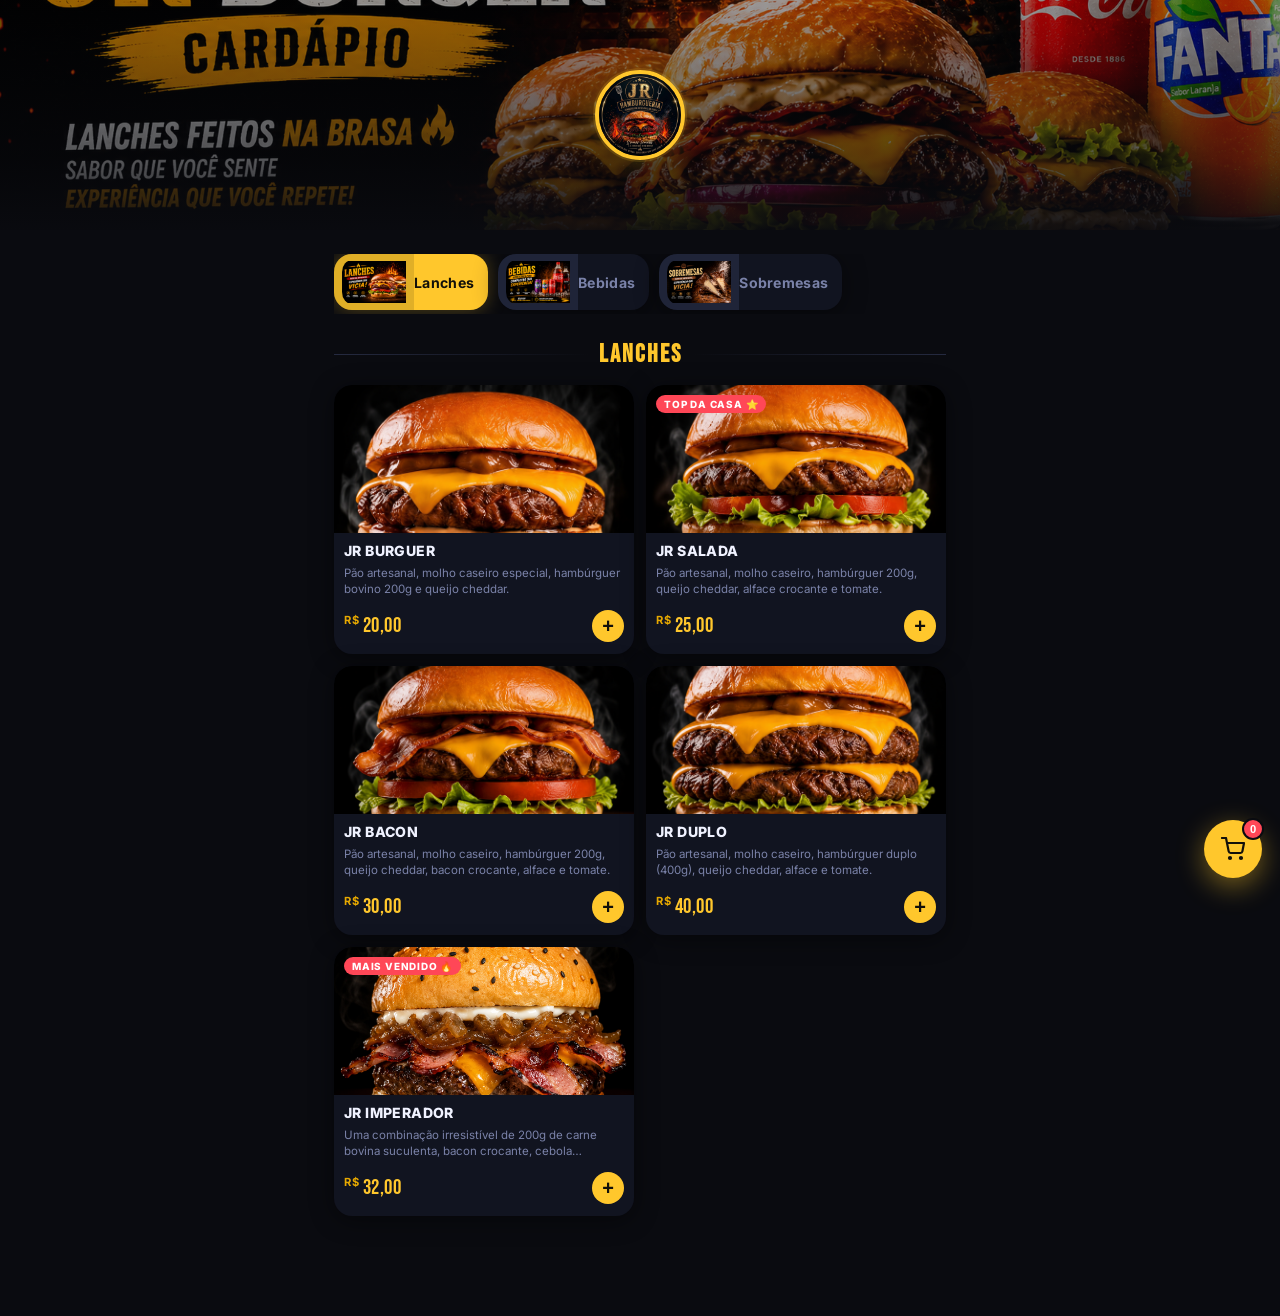
<file: index.html>
<!DOCTYPE html>
<html lang="pt-BR">
<head>
  <meta charset="UTF-8" />
  <meta name="viewport" content="width=device-width, initial-scale=1.0" />
  <title>JR Burguer — Cardápio</title>
  <link rel="stylesheet" href="style.css" />
  <link href="https://fonts.googleapis.com/css2?family=Bebas+Neue&family=Inter:wght@400;500;600;700;800;900&display=swap" rel="stylesheet" />
</head>
<body>

  <!-- ===== HERO / CAPA ===== -->
  <section class="hero">
    <img id="bannerImage" class="hero__bg" alt="Banner JR Burguer" />
    <div class="hero__overlay"></div>
    <div class="hero__profile">
      <img id="profileLogo" class="hero__logo" alt="Logo JR Burguer" />
    </div>
  </section>

  <!-- ===== APP SHELL ===== -->
  <main class="app">

    <!-- CATEGORIAS -->
    <nav class="cats" aria-label="Categorias">
      <button class="cat-btn active" data-category="burgers">
        <img src="categorias%20hamburgueres.png" alt="" />
        <span>Lanches</span>
      </button>
      <button class="cat-btn" data-category="drinks">
        <img src="categoria%20bebidas.png" alt="" />
        <span>Bebidas</span>
      </button>
      <button class="cat-btn" data-category="desserts">
        <img src="categoria%20sobremesa.png" alt="" />
        <span>Sobremesas</span>
      </button>
    </nav>

    <!-- SEÇÃO HAMBÚRGUERES -->
    <section id="burgersSection" class="menu-section">
      <h2 class="section-title">
        <span class="section-title__line"></span>
        Lanches
        <span class="section-title__line"></span>
      </h2>
      <div class="grid" id="burgersGrid"></div>
    </section>

    <!-- SEÇÃO BEBIDAS -->
    <section id="drinksSection" class="menu-section is-hidden">
      <h2 class="section-title">
        <span class="section-title__line"></span>
        Bebidas
        <span class="section-title__line"></span>
      </h2>
      <div class="drinks-list" id="drinksGrid"></div>
    </section>

    <!-- SEÇÃO SOBREMESAS -->
    <section id="dessertsSection" class="menu-section is-hidden">
      <h2 class="section-title">
        <span class="section-title__line"></span>
        Sobremesas
        <span class="section-title__line"></span>
      </h2>
      <div class="desserts-list" id="dessertsGrid"></div>
    </section>

  </main>

  <!-- ===== MODAL DO PRODUTO ===== -->
  <div class="modal-overlay" id="productModal" role="dialog" aria-modal="true">
    <div class="modal-backdrop" id="modalBackdrop"></div>

    <article class="modal">
      <!-- Handle de arraste -->
      <div class="modal__handle"></div>

      <!-- Fechar -->
      <button class="modal__close" id="modalClose" aria-label="Fechar">✕</button>

      <!-- Categoria (topo) -->
      <p class="modal__category" id="modalCategory"></p>

      <!-- Nome do produto -->
      <h3 class="modal__name" id="modalName"></h3>

      <!-- Scroll de produtos (carrossel) -->
      <div class="modal__carousel" id="modalCarousel">
        <!-- itens injetados via JS -->
      </div>
      <!-- Dots indicadores -->
      <div class="modal__dots" id="modalDots"></div>

      <!-- Preço -->
      <p class="modal__price" id="modalPrice"></p>

      <!-- Adicionais (hambúrgueres) -->
      <div class="modal__extras is-hidden" id="modalExtras">
        <p class="modal__extras-title">Adicionais</p>
        <div class="modal__extras-list" id="modalExtrasList"></div>
      </div>

      <!-- Controle de quantidade -->
      <div class="modal__qty-row">
        <button class="modal__qty-btn" id="modalQtyMinus">−</button>
        <span class="modal__qty-val" id="modalQtyVal">1</span>
        <button class="modal__qty-btn" id="modalQtyPlus">+</button>
      </div>

      <!-- Botão adicionar -->
      <button class="modal__add-btn" id="modalAdd">
        <span id="modalAddLabel">Adicionar ao pedido</span>
        <span class="modal__add-total" id="modalAddTotal"></span>
      </button>
    </article>
  </div>

  <!-- ===== FAB CARRINHO ===== -->
  <button class="fab" id="cartFab" aria-label="Abrir carrinho">
    <svg width="24" height="24" viewBox="0 0 24 24" fill="none" stroke="currentColor" stroke-width="2.2" stroke-linecap="round" stroke-linejoin="round"><circle cx="9" cy="21" r="1"/><circle cx="20" cy="21" r="1"/><path d="M1 1h4l2.68 13.39a2 2 0 0 0 2 1.61h9.72a2 2 0 0 0 2-1.61L23 6H6"/></svg>
    <span class="fab__badge" id="cartBadge">0</span>
  </button>

  <!-- ===== PAINEL CARRINHO ===== -->
  <div class="cart-overlay" id="cartOverlay">
    <aside class="cart-panel">
      <div class="cart-panel__header">
        <div>
          <h4>Seu Pedido</h4>
          <p class="cart-panel__sub" id="cartItemCount">0 itens</p>
        </div>
        <button class="cart-panel__close" id="cartClose">✕</button>
      </div>

      <ul class="cart-list" id="cartList"></ul>

      <div class="cart-empty" id="cartEmpty">
        <span>🛒</span>
        <p>Seu carrinho está vazio</p>
        <small>Adicione itens do cardápio</small>
      </div>

      <div class="cart-panel__footer" id="cartFooter">
        <div class="cart-panel__total-row">
          <span>Subtotal</span>
          <strong id="cartTotal">R$ 0,00</strong>
        </div>
        <div class="cart-delivery-notice">
          🛵 Taxa de entrega a combinar com o atendente
        </div>
        <button class="btn-whatsapp" id="cartCheckout">
          <svg width="20" height="20" viewBox="0 0 24 24" fill="currentColor"><path d="M17.472 14.382c-.297-.149-1.758-.867-2.03-.967-.273-.099-.471-.148-.67.15-.197.297-.767.966-.94 1.164-.173.199-.347.223-.644.075-.297-.15-1.255-.463-2.39-1.475-.883-.788-1.48-1.761-1.653-2.059-.173-.297-.018-.458.13-.606.134-.133.298-.347.446-.52.149-.174.198-.298.298-.497.099-.198.05-.371-.025-.52-.075-.149-.669-1.612-.916-2.207-.242-.579-.487-.5-.669-.51-.173-.008-.371-.01-.57-.01-.198 0-.52.074-.792.372-.272.297-1.04 1.016-1.04 2.479 0 1.462 1.065 2.875 1.213 3.074.149.198 2.096 3.2 5.077 4.487.709.306 1.262.489 1.694.625.712.227 1.36.195 1.871.118.571-.085 1.758-.719 2.006-1.413.248-.694.248-1.289.173-1.413-.074-.124-.272-.198-.57-.347z"/><path d="M12 0C5.373 0 0 5.373 0 12c0 2.125.554 4.12 1.524 5.855L0 24l6.335-1.502A11.95 11.95 0 0 0 12 24c6.627 0 12-5.373 12-12S18.627 0 12 0zm0 21.818a9.818 9.818 0 0 1-5.006-1.37l-.36-.214-3.727.883.939-3.619-.235-.372A9.818 9.818 0 1 1 12 21.818z"/></svg>
          Finalizar no WhatsApp
        </button>
      </div>
    </aside>
  </div>

  <!-- ===== MODAL DE ENDEREÇO ===== -->
  <div class="addr-overlay" id="addrOverlay">
    <div class="addr-modal">
      <h3 class="addr-modal__title">📍 Endereço de Entrega</h3>
      <p class="addr-modal__sub">Informe seu endereço para finalizarmos o pedido</p>

      <div class="addr-field">
        <label for="addrName">Seu nome</label>
        <input type="text" id="addrName" placeholder="Ex: João Silva" autocomplete="name" />
      </div>
      <div class="addr-field">
        <label for="addrStreet">Rua e número</label>
        <input type="text" id="addrStreet" placeholder="Ex: Rua das Flores, 123" autocomplete="street-address" />
      </div>
      <div class="addr-field">
        <label for="addrNeighborhood">Bairro</label>
        <input type="text" id="addrNeighborhood" placeholder="Ex: Centro" />
      </div>
      <div class="addr-field">
        <label for="addrPayment">Forma de pagamento</label>
        <select id="addrPayment">
          <option value="">Selecione</option>
          <option value="pix">Pix</option>
          <option value="dinheiro">Dinheiro</option>
          <option value="cartao">Cartão</option>
        </select>
      </div>
      <div class="addr-field is-hidden" id="addrCashChangeField">
        <label for="addrCashChange">Troco para quanto? <span>(opcional)</span></label>
        <input type="text" id="addrCashChange" placeholder="Ex: 50,00" />
      </div>
      <div class="addr-field">
        <label for="addrRef">Ponto de referência <span>(opcional)</span></label>
        <input type="text" id="addrRef" placeholder="Ex: Próximo ao mercado X" />
      </div>

      <div class="addr-modal__actions">
        <button class="addr-btn addr-btn--cancel" id="addrCancel">Cancelar</button>
        <button class="addr-btn addr-btn--confirm" id="addrConfirm">
          <svg width="18" height="18" viewBox="0 0 24 24" fill="currentColor"><path d="M17.472 14.382c-.297-.149-1.758-.867-2.03-.967-.273-.099-.471-.148-.67.15-.197.297-.767.966-.94 1.164-.173.199-.347.223-.644.075-.297-.15-1.255-.463-2.39-1.475-.883-.788-1.48-1.761-1.653-2.059-.173-.297-.018-.458.13-.606.134-.133.298-.347.446-.52.149-.174.198-.298.298-.497.099-.198.05-.371-.025-.52-.075-.149-.669-1.612-.916-2.207-.242-.579-.487-.5-.669-.51-.173-.008-.371-.01-.57-.01-.198 0-.52.074-.792.372-.272.297-1.04 1.016-1.04 2.479 0 1.462 1.065 2.875 1.213 3.074.149.198 2.096 3.2 5.077 4.487.709.306 1.262.489 1.694.625.712.227 1.36.195 1.871.118.571-.085 1.758-.719 2.006-1.413.248-.694.248-1.289.173-1.413-.074-.124-.272-.198-.57-.347z"/><path d="M12 0C5.373 0 0 5.373 0 12c0 2.125.554 4.12 1.524 5.855L0 24l6.335-1.502A11.95 11.95 0 0 0 12 24c6.627 0 12-5.373 12-12S18.627 0 12 0zm0 21.818a9.818 9.818 0 0 1-5.006-1.37l-.36-.214-3.727.883.939-3.619-.235-.372A9.818 9.818 0 1 1 12 21.818z"/></svg>
          Enviar no WhatsApp
        </button>
      </div>
    </div>
  </div>

  <!-- ===== TOAST ===== -->
  <div class="toast" id="toast"></div>

  <script src="script.js"></script>
</body>
</html>
</file>
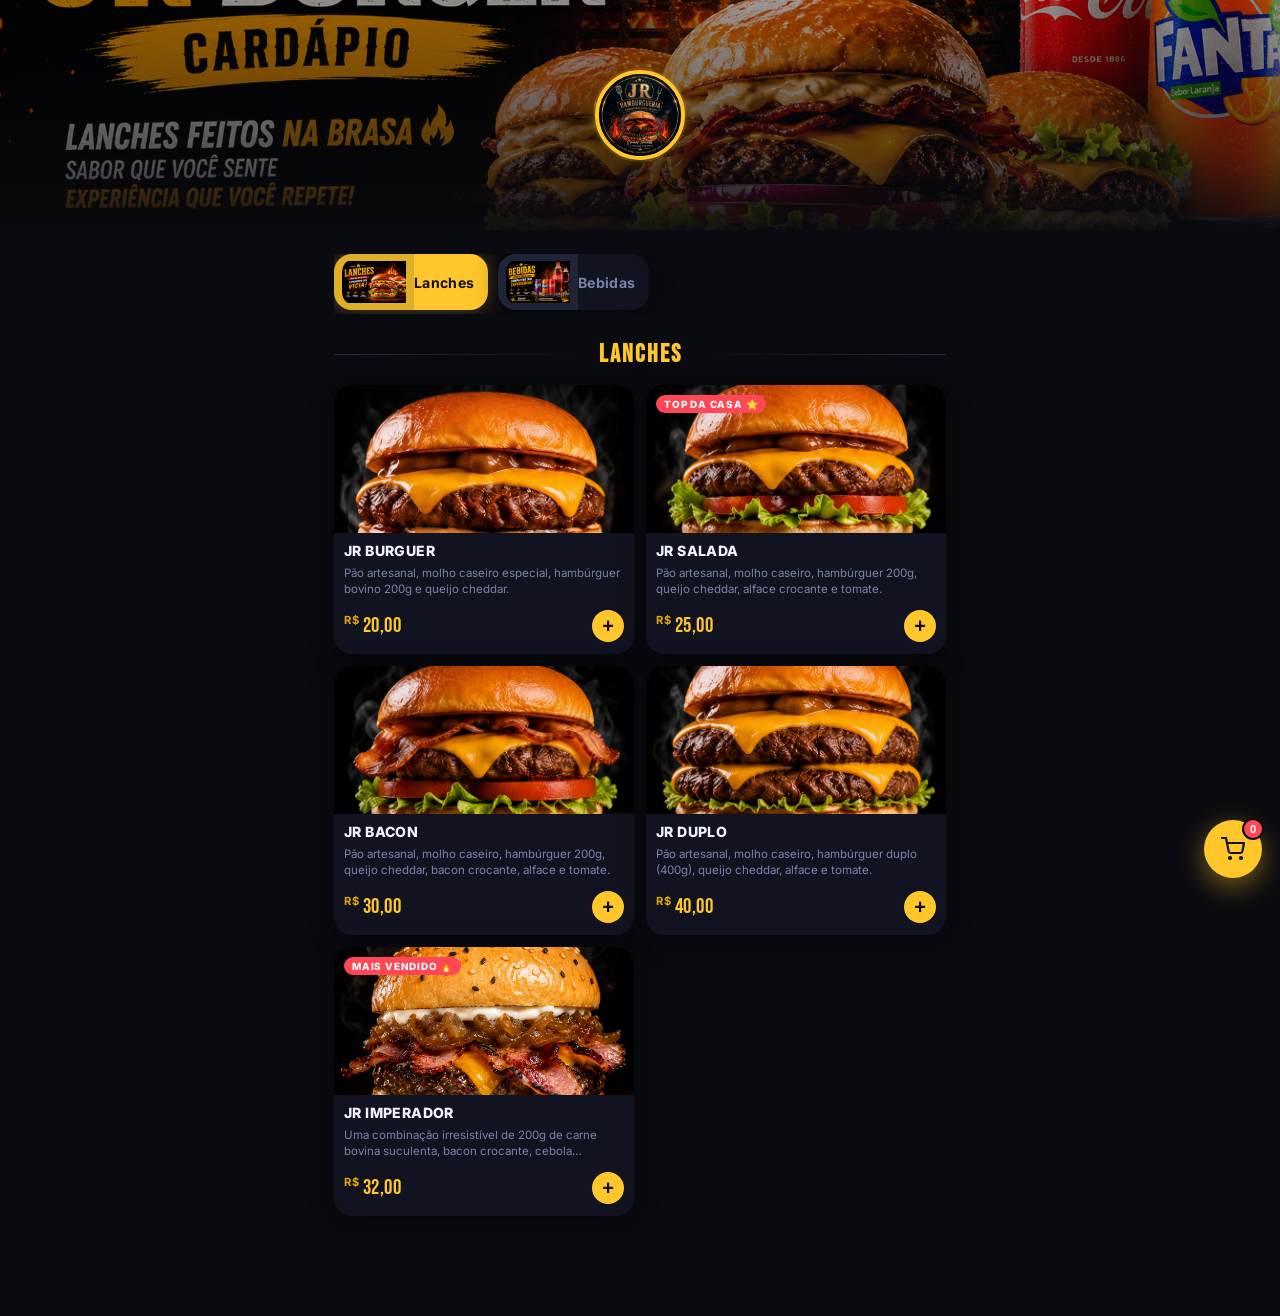
<file: index (1).html>
<!DOCTYPE html>
<html lang="pt-BR">
<head>
  <meta charset="UTF-8" />
  <meta name="viewport" content="width=device-width, initial-scale=1.0" />
  <title>JR Burguer — Cardápio</title>
  <link rel="stylesheet" href="style.css" />
  <link href="https://fonts.googleapis.com/css2?family=Bebas+Neue&family=Inter:wght@400;500;600;700;800;900&display=swap" rel="stylesheet" />
</head>
<body>

  <!-- ===== HERO / CAPA ===== -->
  <section class="hero">
    <img id="bannerImage" class="hero__bg" alt="Banner JR Burguer" />
    <div class="hero__overlay"></div>
    <div class="hero__profile">
      <img id="profileLogo" class="hero__logo" alt="Logo JR Burguer" />
    </div>
  </section>

  <!-- ===== APP SHELL ===== -->
  <main class="app">

    <!-- CATEGORIAS -->
    <nav class="cats" aria-label="Categorias">
      <button class="cat-btn active" data-category="burgers">
        <img src="categorias%20hamburgueres.png" alt="" />
        <span>Lanches</span>
      </button>
      <button class="cat-btn" data-category="drinks">
        <img src="categoria%20bebidas.png" alt="" />
        <span>Bebidas</span>
      </button>
    </nav>

    <!-- SEÇÃO HAMBÚRGUERES -->
    <section id="burgersSection" class="menu-section">
      <h2 class="section-title">
        <span class="section-title__line"></span>
        Lanches
        <span class="section-title__line"></span>
      </h2>
      <div class="grid" id="burgersGrid"></div>
    </section>

    <!-- SEÇÃO BEBIDAS -->
    <section id="drinksSection" class="menu-section is-hidden">
      <h2 class="section-title">
        <span class="section-title__line"></span>
        Bebidas
        <span class="section-title__line"></span>
      </h2>
      <div class="drinks-list" id="drinksGrid"></div>
    </section>

  </main>

  <!-- ===== MODAL DO PRODUTO ===== -->
  <div class="modal-overlay" id="productModal" role="dialog" aria-modal="true">
    <div class="modal-backdrop" id="modalBackdrop"></div>

    <article class="modal">
      <!-- Handle de arraste -->
      <div class="modal__handle"></div>

      <!-- Fechar -->
      <button class="modal__close" id="modalClose" aria-label="Fechar">✕</button>

      <!-- Categoria (topo) -->
      <p class="modal__category" id="modalCategory"></p>

      <!-- Nome do produto -->
      <h3 class="modal__name" id="modalName"></h3>

      <!-- Scroll de produtos (carrossel) -->
      <div class="modal__carousel" id="modalCarousel">
        <!-- itens injetados via JS -->
      </div>
      <!-- Dots indicadores -->
      <div class="modal__dots" id="modalDots"></div>

      <!-- Preço -->
      <p class="modal__price" id="modalPrice"></p>

      <!-- Controle de quantidade -->
      <div class="modal__qty-row">
        <button class="modal__qty-btn" id="modalQtyMinus">−</button>
        <span class="modal__qty-val" id="modalQtyVal">1</span>
        <button class="modal__qty-btn" id="modalQtyPlus">+</button>
      </div>

      <!-- Botão adicionar -->
      <button class="modal__add-btn" id="modalAdd">
        <span id="modalAddLabel">Adicionar ao pedido</span>
        <span class="modal__add-total" id="modalAddTotal"></span>
      </button>
    </article>
  </div>

  <!-- ===== FAB CARRINHO ===== -->
  <button class="fab" id="cartFab" aria-label="Abrir carrinho">
    <svg width="24" height="24" viewBox="0 0 24 24" fill="none" stroke="currentColor" stroke-width="2.2" stroke-linecap="round" stroke-linejoin="round"><circle cx="9" cy="21" r="1"/><circle cx="20" cy="21" r="1"/><path d="M1 1h4l2.68 13.39a2 2 0 0 0 2 1.61h9.72a2 2 0 0 0 2-1.61L23 6H6"/></svg>
    <span class="fab__badge" id="cartBadge">0</span>
  </button>

  <!-- ===== PAINEL CARRINHO ===== -->
  <div class="cart-overlay" id="cartOverlay">
    <aside class="cart-panel">
      <div class="cart-panel__header">
        <div>
          <h4>Seu Pedido</h4>
          <p class="cart-panel__sub" id="cartItemCount">0 itens</p>
        </div>
        <button class="cart-panel__close" id="cartClose">✕</button>
      </div>

      <ul class="cart-list" id="cartList"></ul>

      <div class="cart-empty" id="cartEmpty">
        <span>🛒</span>
        <p>Seu carrinho está vazio</p>
        <small>Adicione itens do cardápio</small>
      </div>

      <div class="cart-panel__footer" id="cartFooter">
        <div class="cart-panel__total-row">
          <span>Subtotal</span>
          <strong id="cartTotal">R$ 0,00</strong>
        </div>
        <div class="cart-delivery-notice">
          🛵 Taxa de entrega a combinar com o atendente
        </div>
        <button class="btn-whatsapp" id="cartCheckout">
          <svg width="20" height="20" viewBox="0 0 24 24" fill="currentColor"><path d="M17.472 14.382c-.297-.149-1.758-.867-2.03-.967-.273-.099-.471-.148-.67.15-.197.297-.767.966-.94 1.164-.173.199-.347.223-.644.075-.297-.15-1.255-.463-2.39-1.475-.883-.788-1.48-1.761-1.653-2.059-.173-.297-.018-.458.13-.606.134-.133.298-.347.446-.52.149-.174.198-.298.298-.497.099-.198.05-.371-.025-.52-.075-.149-.669-1.612-.916-2.207-.242-.579-.487-.5-.669-.51-.173-.008-.371-.01-.57-.01-.198 0-.52.074-.792.372-.272.297-1.04 1.016-1.04 2.479 0 1.462 1.065 2.875 1.213 3.074.149.198 2.096 3.2 5.077 4.487.709.306 1.262.489 1.694.625.712.227 1.36.195 1.871.118.571-.085 1.758-.719 2.006-1.413.248-.694.248-1.289.173-1.413-.074-.124-.272-.198-.57-.347z"/><path d="M12 0C5.373 0 0 5.373 0 12c0 2.125.554 4.12 1.524 5.855L0 24l6.335-1.502A11.95 11.95 0 0 0 12 24c6.627 0 12-5.373 12-12S18.627 0 12 0zm0 21.818a9.818 9.818 0 0 1-5.006-1.37l-.36-.214-3.727.883.939-3.619-.235-.372A9.818 9.818 0 1 1 12 21.818z"/></svg>
          Finalizar no WhatsApp
        </button>
      </div>
    </aside>
  </div>

  <!-- ===== MODAL DE ENDEREÇO ===== -->
  <div class="addr-overlay" id="addrOverlay">
    <div class="addr-modal">
      <h3 class="addr-modal__title">📍 Endereço de Entrega</h3>
      <p class="addr-modal__sub">Informe seu endereço para finalizarmos o pedido</p>

      <div class="addr-field">
        <label for="addrName">Seu nome</label>
        <input type="text" id="addrName" placeholder="Ex: João Silva" autocomplete="name" />
      </div>
      <div class="addr-field">
        <label for="addrStreet">Rua e número</label>
        <input type="text" id="addrStreet" placeholder="Ex: Rua das Flores, 123" autocomplete="street-address" />
      </div>
      <div class="addr-field">
        <label for="addrNeighborhood">Bairro</label>
        <input type="text" id="addrNeighborhood" placeholder="Ex: Centro" />
      </div>
      <div class="addr-field">
        <label for="addrRef">Ponto de referência <span>(opcional)</span></label>
        <input type="text" id="addrRef" placeholder="Ex: Próximo ao mercado X" />
      </div>

      <div class="addr-modal__actions">
        <button class="addr-btn addr-btn--cancel" id="addrCancel">Cancelar</button>
        <button class="addr-btn addr-btn--confirm" id="addrConfirm">
          <svg width="18" height="18" viewBox="0 0 24 24" fill="currentColor"><path d="M17.472 14.382c-.297-.149-1.758-.867-2.03-.967-.273-.099-.471-.148-.67.15-.197.297-.767.966-.94 1.164-.173.199-.347.223-.644.075-.297-.15-1.255-.463-2.39-1.475-.883-.788-1.48-1.761-1.653-2.059-.173-.297-.018-.458.13-.606.134-.133.298-.347.446-.52.149-.174.198-.298.298-.497.099-.198.05-.371-.025-.52-.075-.149-.669-1.612-.916-2.207-.242-.579-.487-.5-.669-.51-.173-.008-.371-.01-.57-.01-.198 0-.52.074-.792.372-.272.297-1.04 1.016-1.04 2.479 0 1.462 1.065 2.875 1.213 3.074.149.198 2.096 3.2 5.077 4.487.709.306 1.262.489 1.694.625.712.227 1.36.195 1.871.118.571-.085 1.758-.719 2.006-1.413.248-.694.248-1.289.173-1.413-.074-.124-.272-.198-.57-.347z"/><path d="M12 0C5.373 0 0 5.373 0 12c0 2.125.554 4.12 1.524 5.855L0 24l6.335-1.502A11.95 11.95 0 0 0 12 24c6.627 0 12-5.373 12-12S18.627 0 12 0zm0 21.818a9.818 9.818 0 0 1-5.006-1.37l-.36-.214-3.727.883.939-3.619-.235-.372A9.818 9.818 0 1 1 12 21.818z"/></svg>
          Enviar no WhatsApp
        </button>
      </div>
    </div>
  </div>

  <!-- ===== TOAST ===== -->
  <div class="toast" id="toast"></div>

  <script src="script.js"></script>
</body>
</html>
</file>
<file: style.css>
/* ================================================
   JR BURGUER — PREMIUM UI
   Dark · Amarelo · Mobile-first
   ================================================ */

/* ---------- RESET & TOKENS ---------- */
*, *::before, *::after {
  box-sizing: border-box;
  margin: 0;
  padding: 0;
  -webkit-tap-highlight-color: transparent;
}

:root {
  --bg:        #0a0b10;
  --surface:   #111420;
  --surface-2: #181c2e;
  --surface-3: #1f2438;
  --line:      #252a40;
  --text:      #f0f2ff;
  --muted:     #7a82a8;
  --gold:      #ffc72c;
  --gold-dark: #e6a800;
  --gold-glow: rgba(255,199,44,0.25);
  --red:       #ff4757;
  --green:     #25d366;
  --radius-sm: 12px;
  --radius:    18px;
  --radius-lg: 24px;
  --shadow-card: 0 4px 24px rgba(0,0,0,0.45);
  --shadow-gold: 0 0 20px rgba(255,199,44,0.3);
  --transition: 0.22s cubic-bezier(0.4,0,0.2,1);
}

html { scroll-behavior: smooth; }

body {
  background: var(--bg);
  color: var(--text);
  font-family: "Inter", sans-serif;
  font-size: 15px;
  min-height: 100vh;
  overflow-x: hidden;
}

/* ---------- HERO / CAPA ---------- */
.hero {
  position: relative;
  width: 100%;
  height: 230px;
  overflow: hidden;
}

.hero__bg {
  width: 100%;
  height: 100%;
  object-fit: cover;
  display: block;
  filter: brightness(0.72) saturate(1.1);
  transform: scale(1.02);
}

.hero__overlay {
  position: absolute;
  inset: 0;
  background: linear-gradient(
    to bottom,
    rgba(10,11,16,0.15) 0%,
    rgba(10,11,16,0.55) 70%,
    rgba(10,11,16,0.92) 100%
  );
}

.hero__profile {
  position: absolute;
  top: 50%;
  left: 50%;
  transform: translate(-50%, -50%);
  z-index: 10;
}

.hero__logo {
  width: 90px;
  height: 90px;
  border-radius: 50%;
  object-fit: cover;
  border: 4px solid var(--gold);
  box-shadow:
    0 0 0 2px rgba(255,199,44,0.15),
    0 0 28px rgba(255,199,44,0.35),
    0 8px 24px rgba(0,0,0,0.6);
  display: block;
}

/* ---------- APP SHELL ---------- */
.app {
  width: min(100%, 640px);
  margin: 0 auto;
  padding: 24px 14px 100px;
}

/* ---------- CATEGORIAS ---------- */
.cats {
  display: flex;
  gap: 10px;
  margin-bottom: 26px;
  overflow-x: auto;
  scroll-snap-type: x mandatory;
  -webkit-overflow-scrolling: touch;
  scrollbar-width: none;
  padding-bottom: 4px;
}

.cats::-webkit-scrollbar {
  display: none;
}

.cat-btn {
  display: flex;
  align-items: center;
  gap: 0;
  border: none;
  border-radius: var(--radius);
  scroll-snap-align: start;
  flex-shrink: 0;
  background: var(--surface);
  color: var(--muted);
  font-family: "Inter", sans-serif;
  font-size: 0.88rem;
  font-weight: 700;
  cursor: pointer;
  overflow: hidden;
  min-height: 56px;
  padding: 0 14px 0 0;
  transition: background var(--transition), color var(--transition), box-shadow var(--transition);
  box-shadow: var(--shadow-card);
}

.cat-btn img {
  width: 80px;
  height: 100%;
  min-height: 56px;
  object-fit: contain;
  object-position: center;
  background: var(--surface-3);
  border-radius: var(--radius) 0 0 var(--radius);
  padding: 6px 8px;
  flex-shrink: 0;
}

.cat-btn span {
  flex: 1;
  text-align: center;
  letter-spacing: 0.3px;
}

.cat-btn.active {
  background: var(--gold);
  color: #12100a;
  box-shadow: var(--shadow-gold);
}

.cat-btn.active img {
  background: rgba(0,0,0,0.12);
}

/* ---------- SECTION TITLE ---------- */
.section-title {
  display: flex;
  align-items: center;
  gap: 10px;
  font-family: "Bebas Neue", sans-serif;
  font-size: 1.55rem;
  letter-spacing: 2px;
  color: var(--gold);
  margin-bottom: 16px;
}

.section-title__line {
  flex: 1;
  height: 1px;
  background: linear-gradient(to right, transparent, var(--line));
}

.section-title__line:first-child {
  background: linear-gradient(to left, transparent, var(--line));
}

.menu-section.is-hidden { display: none; }

/* ---------- GRID HAMBÚRGUERES ---------- */
.grid {
  display: grid;
  grid-template-columns: repeat(2, 1fr);
  gap: 12px;
}

/* ---------- CARD PRODUTO ---------- */
.product-card {
  border-radius: var(--radius);
  overflow: hidden;
  background: var(--surface);
  cursor: pointer;
  box-shadow: var(--shadow-card);
  transition: transform var(--transition), box-shadow var(--transition);
  position: relative;
  display: flex;
  flex-direction: column;
}

.product-card:active {
  transform: scale(0.97);
}

@media (hover: hover) {
  .product-card:hover {
    transform: translateY(-4px);
    box-shadow: 0 12px 36px rgba(0,0,0,0.55), var(--shadow-gold);
  }
}

.product-card__img {
  width: 100%;
  height: 148px;
  object-fit: cover;
  display: block;
  transition: transform 0.4s ease;
}

.product-card:hover .product-card__img {
  transform: scale(1.04);
}

/* Badge mais vendido */
.product-card__badge {
  position: absolute;
  top: 10px;
  left: 10px;
  background: var(--red);
  color: #fff;
  font-size: 0.62rem;
  font-weight: 800;
  letter-spacing: 0.8px;
  text-transform: uppercase;
  padding: 3px 8px;
  border-radius: 999px;
}

.product-card__body {
  padding: 10px 10px 12px;
  display: flex;
  flex-direction: column;
  flex: 1;
  gap: 5px;
}

.product-card__name {
  font-size: 0.88rem;
  font-weight: 800;
  line-height: 1.2;
  color: var(--text);
  text-transform: uppercase;
  letter-spacing: 0.4px;
}

.product-card__desc {
  font-size: 0.72rem;
  color: var(--muted);
  line-height: 1.4;
  flex: 1;
  display: -webkit-box;
  -webkit-line-clamp: 2;
  line-clamp: 2;
  -webkit-box-orient: vertical;
  overflow: hidden;
}

.product-card__footer {
  display: flex;
  align-items: center;
  justify-content: space-between;
  margin-top: 8px;
  gap: 6px;
}

.product-card__price {
  font-family: "Bebas Neue", sans-serif;
  font-size: 1.3rem;
  color: var(--gold);
  letter-spacing: 0.5px;
  line-height: 1;
}

.product-card__price small {
  font-family: "Inter", sans-serif;
  font-size: 0.7rem;
  font-weight: 700;
  vertical-align: super;
  color: var(--gold-dark);
}

.btn-card {
  width: 32px;
  height: 32px;
  border-radius: 50%;
  border: none;
  background: var(--gold);
  color: #12100a;
  font-size: 1.25rem;
  font-weight: 900;
  cursor: pointer;
  display: grid;
  place-items: center;
  flex-shrink: 0;
  transition: background var(--transition), transform var(--transition);
  line-height: 1;
}

.btn-card:active {
  transform: scale(0.9);
}

.btn-card.added {
  background: var(--green);
}

/* ---------- LISTA BEBIDAS ---------- */
.drinks-list {
  display: grid;
  gap: 10px;
}

.drink-card {
  display: flex;
  align-items: center;
  gap: 12px;
  padding: 10px 12px 10px 10px;
  border-radius: var(--radius);
  background: var(--surface);
  cursor: pointer;
  box-shadow: var(--shadow-card);
  transition: transform var(--transition), box-shadow var(--transition);
}

.drink-card:active {
  transform: scale(0.98);
}

@media (hover: hover) {
  .drink-card:hover {
    transform: translateY(-3px);
    box-shadow: 0 10px 28px rgba(0,0,0,0.5);
  }
}

.drink-card__img {
  width: 70px;
  height: 70px;
  border-radius: var(--radius-sm);
  object-fit: cover;
  flex-shrink: 0;
  background: var(--surface-3);
}

.drink-card__info {
  flex: 1;
  min-width: 0;
}

.drink-card__name {
  font-size: 0.88rem;
  font-weight: 700;
  margin-bottom: 6px;
  color: var(--text);
}

.drink-card__price {
  display: inline-flex;
  align-items: center;
  background: var(--gold);
  color: #12100a;
  font-size: 0.8rem;
  font-weight: 800;
  border-radius: 999px;
  padding: 3px 10px;
}

.drink-card .btn-card {
  flex-shrink: 0;
}

/* ---------- LISTA SOBREMESAS ---------- */
.desserts-list {
  display: grid;
  grid-template-columns: repeat(auto-fill, minmax(220px, 1fr));
  gap: 16px;
}

.dessert-card {
  display: flex;
  flex-direction: column;
  border-radius: var(--radius);
  background: var(--surface);
  box-shadow: var(--shadow-card);
  overflow: hidden;
  transition: transform var(--transition), box-shadow var(--transition);
}

.dessert-card:active {
  transform: scale(0.98);
}

@media (hover: hover) {
  .dessert-card:hover {
    transform: translateY(-3px);
    box-shadow: 0 10px 28px rgba(0,0,0,0.5);
  }
}

.dessert-card__img {
  width: 100%;
  height: 180px;
  object-fit: contain;
  object-position: center;
  background: var(--surface-3);
  padding: 16px;
}

.dessert-card__body {
  display: flex;
  flex-direction: column;
  flex: 1;
  padding: 12px 14px 14px;
  gap: 6px;
}

.dessert-card__name {
  font-size: 0.92rem;
  font-weight: 800;
  color: var(--text);
  line-height: 1.3;
}

.dessert-card__desc {
  font-size: 0.76rem;
  color: var(--muted);
  line-height: 1.45;
  flex: 1;
}

.dessert-card__price {
  display: inline-flex;
  align-self: flex-start;
  align-items: center;
  background: var(--gold);
  color: #12100a;
  font-size: 0.82rem;
  font-weight: 800;
  border-radius: 999px;
  padding: 4px 12px;
  margin-top: 2px;
}

.dessert-card__check {
  display: flex;
  align-items: center;
  justify-content: center;
  gap: 6px;
  border: none;
  border-radius: 0 0 var(--radius) var(--radius);
  background: var(--green);
  color: #fff;
  font-family: "Inter", sans-serif;
  font-size: 0.85rem;
  font-weight: 800;
  padding: 14px 16px;
  cursor: pointer;
  width: 100%;
  transition: background var(--transition), transform var(--transition), box-shadow var(--transition);
  box-shadow: 0 -2px 8px rgba(37,211,102,0.15);
}

.dessert-card__check::before {
  content: "💬";
  font-size: 0.9rem;
}

.dessert-card__check:active {
  transform: scale(0.98);
  background: #1a9e5a;
}

/* ---------- MODAL ---------- */
.modal-overlay {
  position: fixed;
  inset: 0;
  z-index: 50;
  display: flex;
  align-items: center;
  justify-content: center;
  opacity: 0;
  pointer-events: none;
  transition: opacity 0.28s ease;
}

.modal-overlay.open {
  opacity: 1;
  pointer-events: auto;
}

.modal-backdrop {
  position: absolute;
  inset: 0;
  background: rgba(7, 8, 14, 0.82);
  backdrop-filter: blur(8px);
  -webkit-backdrop-filter: blur(8px);
}

.modal {
  position: relative;
  z-index: 2;
  width: min(92vw, 420px);
  max-height: 92vh;
  overflow-y: auto;
  background: var(--surface-2);
  border-radius: 28px;
  padding: 28px 22px 26px;
  display: flex;
  flex-direction: column;
  align-items: center;
  gap: 0;
  text-align: center;
  transform: scale(0.88) translateY(20px);
  transition: transform 0.32s cubic-bezier(0.34, 1.15, 0.64, 1);
  box-shadow: 0 32px 80px rgba(0,0,0,0.7), 0 0 0 1px var(--line);
}

.modal-overlay.open .modal {
  transform: scale(1) translateY(0);
}

.modal__handle {
  width: 40px;
  height: 4px;
  border-radius: 999px;
  background: var(--line);
  margin-bottom: 16px;
}

.modal__close {
  position: absolute;
  top: 14px;
  right: 14px;
  width: 32px;
  height: 32px;
  border-radius: 50%;
  border: none;
  background: var(--surface-3);
  color: var(--muted);
  font-size: 0.85rem;
  cursor: pointer;
  display: grid;
  place-items: center;
  transition: background var(--transition), color var(--transition);
}

.modal__close:hover {
  background: var(--red);
  color: #fff;
}

/* Categoria */
.modal__category {
  font-size: 0.7rem;
  font-weight: 800;
  letter-spacing: 2px;
  text-transform: uppercase;
  color: var(--gold);
  margin-bottom: 6px;
}

/* Nome */
.modal__name {
  font-family: "Bebas Neue", sans-serif;
  font-size: 1.9rem;
  letter-spacing: 2px;
  color: var(--text);
  line-height: 1;
  margin-bottom: 18px;
  padding: 0 28px;
}

/* Carrossel de produtos */
.modal__carousel {
  width: 100%;
  overflow-x: auto;
  scroll-snap-type: x mandatory;
  scroll-behavior: smooth;
  display: flex;
  gap: 12px;
  padding: 4px 2px 8px;
  scrollbar-width: none;
  -ms-overflow-style: none;
}

.modal__carousel::-webkit-scrollbar {
  display: none;
}

.modal__slide {
  scroll-snap-align: center;
  flex-shrink: 0;
  width: 100%;
  aspect-ratio: 1 / 1;
  border-radius: 20px;
  overflow: hidden;
  cursor: pointer;
  position: relative;
}

.modal__slide img {
  width: 100%;
  height: 100%;
  object-fit: cover;
  display: block;
  transition: transform 0.4s ease;
}

.modal__slide.active img {
  transform: scale(1.03);
}

/* Dots */
.modal__dots {
  display: flex;
  gap: 6px;
  justify-content: center;
  margin-top: 10px;
  margin-bottom: 16px;
}

.modal__dot {
  width: 7px;
  height: 7px;
  border-radius: 50%;
  background: var(--line);
  transition: background 0.2s ease, transform 0.2s ease;
  cursor: pointer;
}

.modal__dot.active {
  background: var(--gold);
  transform: scale(1.35);
}

/* Preço */
.modal__price {
  font-family: "Bebas Neue", sans-serif;
  font-size: 2.4rem;
  color: var(--gold);
  letter-spacing: 1.5px;
  line-height: 1;
  margin-bottom: 18px;
}

/* Adicionais */
.modal__extras {
  width: 100%;
  margin-bottom: 16px;
  text-align: left;
}

.modal__extras-title {
  font-size: 0.72rem;
  font-weight: 800;
  letter-spacing: 1.5px;
  text-transform: uppercase;
  color: var(--muted);
  margin-bottom: 10px;
}

.modal__extras-list {
  display: flex;
  flex-direction: column;
  gap: 8px;
}

.modal__extra-row {
  display: flex;
  align-items: center;
  justify-content: space-between;
  gap: 10px;
  padding: 10px 12px;
  border-radius: var(--radius-sm);
  background: var(--surface-3);
}

.modal__extra-info {
  flex: 1;
  min-width: 0;
}

.modal__extra-name {
  display: block;
  font-size: 0.82rem;
  font-weight: 700;
  color: var(--text);
  line-height: 1.3;
}

.modal__extra-price {
  display: block;
  font-size: 0.74rem;
  font-weight: 700;
  color: var(--gold);
  margin-top: 2px;
}

.modal__extra-qty {
  display: flex;
  align-items: center;
  gap: 0;
  background: var(--surface);
  border-radius: 999px;
  padding: 3px;
  flex-shrink: 0;
}

.modal__extra-qty-btn {
  width: 32px;
  height: 32px;
  border-radius: 50%;
  border: none;
  background: var(--gold);
  color: #12100a;
  font-size: 1.1rem;
  font-weight: 900;
  cursor: pointer;
  display: grid;
  place-items: center;
  line-height: 1;
  transition: transform var(--transition);
}

.modal__extra-qty-btn:disabled {
  opacity: 0.35;
  cursor: not-allowed;
}

.modal__extra-qty-btn:not(:disabled):active {
  transform: scale(0.88);
}

.modal__extra-qty-val {
  min-width: 28px;
  text-align: center;
  font-size: 0.9rem;
  font-weight: 800;
}

/* Quantidade */
.modal__qty-row {
  display: flex;
  align-items: center;
  gap: 0;
  background: var(--surface-3);
  border-radius: 999px;
  padding: 4px;
  margin-bottom: 20px;
}

.modal__qty-btn {
  width: 44px;
  height: 44px;
  border-radius: 50%;
  border: none;
  background: var(--gold);
  color: #12100a;
  font-size: 1.4rem;
  font-weight: 900;
  cursor: pointer;
  display: grid;
  place-items: center;
  line-height: 1;
  transition: background var(--transition), transform var(--transition);
  flex-shrink: 0;
}

.modal__qty-btn:active {
  transform: scale(0.88);
}

.modal__qty-val {
  min-width: 56px;
  text-align: center;
  font-size: 1.25rem;
  font-weight: 800;
}

/* Botão adicionar */
.modal__add-btn {
  display: flex;
  align-items: center;
  justify-content: space-between;
  width: 100%;
  border: none;
  border-radius: var(--radius);
  background: var(--gold);
  color: #12100a;
  font-family: "Inter", sans-serif;
  font-size: 0.95rem;
  font-weight: 800;
  padding: 15px 18px;
  cursor: pointer;
  transition: background var(--transition), box-shadow var(--transition), transform var(--transition);
  box-shadow: 0 6px 22px rgba(255,199,44,0.35);
  letter-spacing: 0.3px;
}

.modal__add-btn:hover {
  background: #ffd44d;
  box-shadow: 0 8px 30px rgba(255,199,44,0.5);
}

.modal__add-btn:active {
  transform: scale(0.97);
}

.modal__add-btn.added {
  background: var(--green);
  box-shadow: 0 6px 20px rgba(37,211,102,0.3);
  color: #fff;
}

.modal__add-total {
  font-size: 0.95rem;
  font-weight: 900;
  opacity: 0.85;
}

/* qty-btn reutilizado no carrinho */
.qty-btn {
  width: 28px;
  height: 28px;
  border-radius: 50%;
  border: none;
  background: var(--gold);
  color: #12100a;
  font-size: 1rem;
  font-weight: 900;
  cursor: pointer;
  display: grid;
  place-items: center;
  transition: background var(--transition), transform var(--transition);
  line-height: 1;
  flex-shrink: 0;
}

.qty-btn:active {
  transform: scale(0.88);
}

.qty-val {
  min-width: 28px;
  text-align: center;
  font-size: 1rem;
  font-weight: 800;
}

.btn-primary {
  display: flex;
  align-items: center;
  justify-content: space-between;
  width: 100%;
  border: none;
  border-radius: var(--radius);
  background: var(--gold);
  color: #12100a;
  font-family: "Inter", sans-serif;
  font-size: 0.96rem;
  font-weight: 800;
  padding: 14px 18px;
  cursor: pointer;
  transition: background var(--transition), box-shadow var(--transition), transform var(--transition);
  box-shadow: 0 6px 20px rgba(255,199,44,0.3);
  letter-spacing: 0.3px;
}

.btn-primary:active { transform: scale(0.97); }

.btn-primary.added {
  background: var(--green);
  color: #fff;
}

/* ---------- FAB CARRINHO ---------- */
.fab {
  position: fixed;
  right: 18px;
  bottom: 22px;
  z-index: 40;
  width: 58px;
  height: 58px;
  border: none;
  border-radius: 50%;
  background: var(--gold);
  color: #12100a;
  cursor: pointer;
  display: grid;
  place-items: center;
  box-shadow: 0 8px 28px rgba(255,199,44,0.45);
  transition: transform var(--transition), box-shadow var(--transition);
}

.fab:active {
  transform: scale(0.92);
}

@media (hover: hover) {
  .fab:hover {
    transform: translateY(-2px);
    box-shadow: 0 12px 32px rgba(255,199,44,0.55);
  }
}

.fab__badge {
  position: absolute;
  top: -2px;
  right: -2px;
  min-width: 22px;
  height: 22px;
  border-radius: 999px;
  background: var(--red);
  color: #fff;
  font-size: 0.7rem;
  font-weight: 900;
  display: grid;
  place-items: center;
  padding: 0 4px;
  border: 2px solid var(--bg);
  transition: transform 0.2s ease;
}

.fab__badge.bump {
  animation: badge-bump 0.3s ease;
}

@keyframes badge-bump {
  0%   { transform: scale(1); }
  45%  { transform: scale(1.5); }
  100% { transform: scale(1); }
}

/* ---------- PAINEL CARRINHO ---------- */
.cart-overlay {
  position: fixed;
  inset: 0;
  background: rgba(7,8,14,0.72);
  backdrop-filter: blur(4px);
  -webkit-backdrop-filter: blur(4px);
  z-index: 60;
  opacity: 0;
  pointer-events: none;
  transition: opacity 0.25s ease;
  display: flex;
  justify-content: flex-end;
}

.cart-overlay.open {
  opacity: 1;
  pointer-events: auto;
}

.cart-panel {
  width: min(100%, 400px);
  height: 100%;
  background: var(--surface-2);
  border-left: 1px solid var(--line);
  display: flex;
  flex-direction: column;
  transform: translateX(100%);
  transition: transform 0.3s cubic-bezier(0.4,0,0.2,1);
}

.cart-overlay.open .cart-panel {
  transform: translateX(0);
}

.cart-panel__header {
  padding: 20px 18px 16px;
  border-bottom: 1px solid var(--line);
  display: flex;
  align-items: flex-start;
  justify-content: space-between;
}

.cart-panel__header h4 {
  font-family: "Bebas Neue", sans-serif;
  font-size: 1.5rem;
  letter-spacing: 1.5px;
  color: var(--gold);
}

.cart-panel__sub {
  font-size: 0.78rem;
  color: var(--muted);
  margin-top: 2px;
}

.cart-panel__close {
  width: 34px;
  height: 34px;
  border-radius: 50%;
  border: none;
  background: var(--surface-3);
  color: var(--text);
  cursor: pointer;
  display: grid;
  place-items: center;
  font-size: 0.85rem;
  transition: background var(--transition);
}

.cart-panel__close:hover {
  background: var(--red);
}

.cart-list {
  list-style: none;
  padding: 14px 14px 0;
  display: flex;
  flex-direction: column;
  gap: 10px;
  overflow-y: auto;
  flex: 1;
  scrollbar-width: thin;
  scrollbar-color: var(--line) transparent;
}

.cart-item {
  background: var(--surface);
  border-radius: var(--radius);
  padding: 10px;
  display: flex;
  gap: 10px;
  animation: slide-in 0.22s ease;
}

@keyframes slide-in {
  from { opacity: 0; transform: translateX(16px); }
  to   { opacity: 1; transform: translateX(0); }
}

.cart-item__img {
  width: 60px;
  height: 60px;
  border-radius: var(--radius-sm);
  object-fit: cover;
  flex-shrink: 0;
  background: var(--surface-3);
}

.cart-item__info {
  flex: 1;
  min-width: 0;
}

.cart-item__name {
  font-size: 0.84rem;
  font-weight: 700;
  color: var(--text);
  margin-bottom: 3px;
  white-space: nowrap;
  overflow: hidden;
  text-overflow: ellipsis;
}

.cart-item__price {
  font-size: 0.76rem;
  color: var(--muted);
  margin-bottom: 4px;
}

.cart-item__extras {
  font-size: 0.72rem;
  color: var(--gold);
  line-height: 1.35;
  margin-bottom: 8px;
}

.cart-item__controls {
  display: flex;
  align-items: center;
  gap: 6px;
}

.cart-item__controls .qty-btn {
  width: 26px;
  height: 26px;
  font-size: 0.95rem;
}

.cart-item__controls span {
  min-width: 22px;
  text-align: center;
  font-size: 0.88rem;
  font-weight: 700;
}

.cart-empty {
  display: flex;
  flex-direction: column;
  align-items: center;
  justify-content: center;
  gap: 8px;
  padding: 40px 20px;
  color: var(--muted);
  text-align: center;
}

.cart-empty span {
  font-size: 2.8rem;
  opacity: 0.4;
  display: block;
}

.cart-empty p {
  font-weight: 700;
  font-size: 1rem;
}

.cart-empty small {
  font-size: 0.8rem;
  opacity: 0.7;
}

.cart-panel__footer {
  padding: 14px 16px 22px;
  border-top: 1px solid var(--line);
  display: flex;
  flex-direction: column;
  gap: 12px;
}

.cart-panel__total-row {
  display: flex;
  justify-content: space-between;
  align-items: center;
  font-size: 0.9rem;
  color: var(--muted);
}

.cart-panel__total-row strong {
  font-family: "Bebas Neue", sans-serif;
  font-size: 1.8rem;
  color: var(--gold);
  letter-spacing: 1px;
}

.cart-delivery-notice {
  font-size: 0.78rem;
  color: var(--muted);
  background: rgba(255, 255, 255, 0.04);
  border: 1px dashed rgba(255, 255, 255, 0.12);
  border-radius: 8px;
  padding: 8px 12px;
  text-align: center;
  margin-top: 4px;
}

.btn-whatsapp {
  display: flex;
  align-items: center;
  justify-content: center;
  gap: 10px;
  width: 100%;
  border: none;
  border-radius: var(--radius);
  background: var(--green);
  color: #fff;
  font-family: "Inter", sans-serif;
  font-size: 0.95rem;
  font-weight: 800;
  padding: 15px 18px;
  cursor: pointer;
  transition: background var(--transition), transform var(--transition), box-shadow var(--transition);
  box-shadow: 0 6px 20px rgba(37,211,102,0.3);
}

.btn-whatsapp:hover {
  background: #1eb855;
  box-shadow: 0 8px 28px rgba(37,211,102,0.45);
}

.btn-whatsapp:active {
  transform: scale(0.97);
}

/* ---------- TOAST ---------- */
.toast {
  position: fixed;
  bottom: 90px;
  left: 50%;
  transform: translateX(-50%) translateY(20px);
  background: var(--surface-2);
  color: var(--text);
  border: 1px solid var(--line);
  border-radius: 999px;
  padding: 11px 20px;
  font-size: 0.83rem;
  font-weight: 600;
  z-index: 99;
  opacity: 0;
  pointer-events: none;
  transition: opacity 0.22s ease, transform 0.22s ease;
  white-space: nowrap;
  box-shadow: 0 8px 28px rgba(0,0,0,0.5);
}

.toast.show {
  opacity: 1;
  transform: translateX(-50%) translateY(0);
}

/* ======================================================
   MODAL DE ENDEREÇO
====================================================== */
.addr-overlay {
  position: fixed;
  inset: 0;
  background: rgba(0, 0, 0, 0.75);
  backdrop-filter: blur(6px);
  -webkit-backdrop-filter: blur(6px);
  z-index: 200;
  display: flex;
  align-items: center;
  justify-content: center;
  padding: 20px;
  opacity: 0;
  pointer-events: none;
  transition: opacity 0.25s ease;
}

.addr-overlay.open {
  opacity: 1;
  pointer-events: all;
}

.addr-modal {
  background: var(--surface);
  border-radius: 20px;
  padding: 28px 24px 24px;
  width: 100%;
  max-width: 420px;
  display: flex;
  flex-direction: column;
  gap: 16px;
  transform: translateY(30px) scale(0.97);
  transition: transform 0.28s cubic-bezier(0.34, 1.56, 0.64, 1);
  box-shadow: 0 20px 60px rgba(0,0,0,0.5);
}

.addr-overlay.open .addr-modal {
  transform: translateY(0) scale(1);
}

.addr-modal__title {
  font-family: "Bebas Neue", sans-serif;
  font-size: 1.6rem;
  color: var(--gold);
  letter-spacing: 1px;
  margin: 0;
}

.addr-modal__sub {
  font-size: 0.83rem;
  color: var(--muted);
  margin: -8px 0 0;
}

.addr-field {
  display: flex;
  flex-direction: column;
  gap: 6px;
}

.addr-field.is-hidden {
  display: none;
}

.addr-field label {
  font-size: 0.78rem;
  font-weight: 600;
  color: var(--muted);
  text-transform: uppercase;
  letter-spacing: 0.5px;
}

.addr-field label span {
  font-weight: 400;
  text-transform: none;
  color: var(--muted);
  opacity: 0.6;
}

.addr-field input {
  background: var(--surface-2, #2a2a2a);
  border: 1.5px solid var(--line, #333);
  border-radius: 10px;
  padding: 11px 14px;
  font-size: 0.93rem;
  color: var(--text);
  outline: none;
  transition: border-color 0.2s;
  font-family: "Inter", sans-serif;
}

.addr-field select {
  appearance: none;
  background: var(--surface-2, #2a2a2a);
  border: 1.5px solid var(--line, #333);
  border-radius: 10px;
  padding: 11px 14px;
  font-size: 0.93rem;
  color: var(--text);
  outline: none;
  transition: border-color 0.2s;
  font-family: "Inter", sans-serif;
}

.addr-field input:focus {
  border-color: var(--gold);
}

.addr-field select:focus {
  border-color: var(--gold);
}

.addr-field input::placeholder {
  color: var(--muted);
  opacity: 0.5;
}

.addr-modal__actions {
  display: flex;
  gap: 10px;
  margin-top: 4px;
}

.addr-btn {
  flex: 1;
  padding: 13px 10px;
  border-radius: 12px;
  font-size: 0.9rem;
  font-weight: 700;
  border: none;
  cursor: pointer;
  transition: opacity 0.2s, transform 0.15s;
}

.addr-btn:active { transform: scale(0.97); }

.addr-btn--cancel {
  background: var(--surface-2, #2a2a2a);
  color: var(--muted);
}

.addr-btn--confirm {
  background: #25D366;
  color: #fff;
  display: flex;
  align-items: center;
  justify-content: center;
  gap: 8px;
  flex: 2;
}

.addr-btn--confirm:hover { opacity: 0.9; }

/* ---------- RESPONSIVE ---------- */
@media (max-width: 430px) {
  .hero { height: 190px; }
  .hero__logo { width: 80px; height: 80px; }
  .app { padding-top: 24px; }
  .product-card__img { height: 130px; }
  .modal__img-wrap { height: 210px; }
  .cart-panel { width: 100%; }
  .grid { gap: 10px; }
}
</file>
